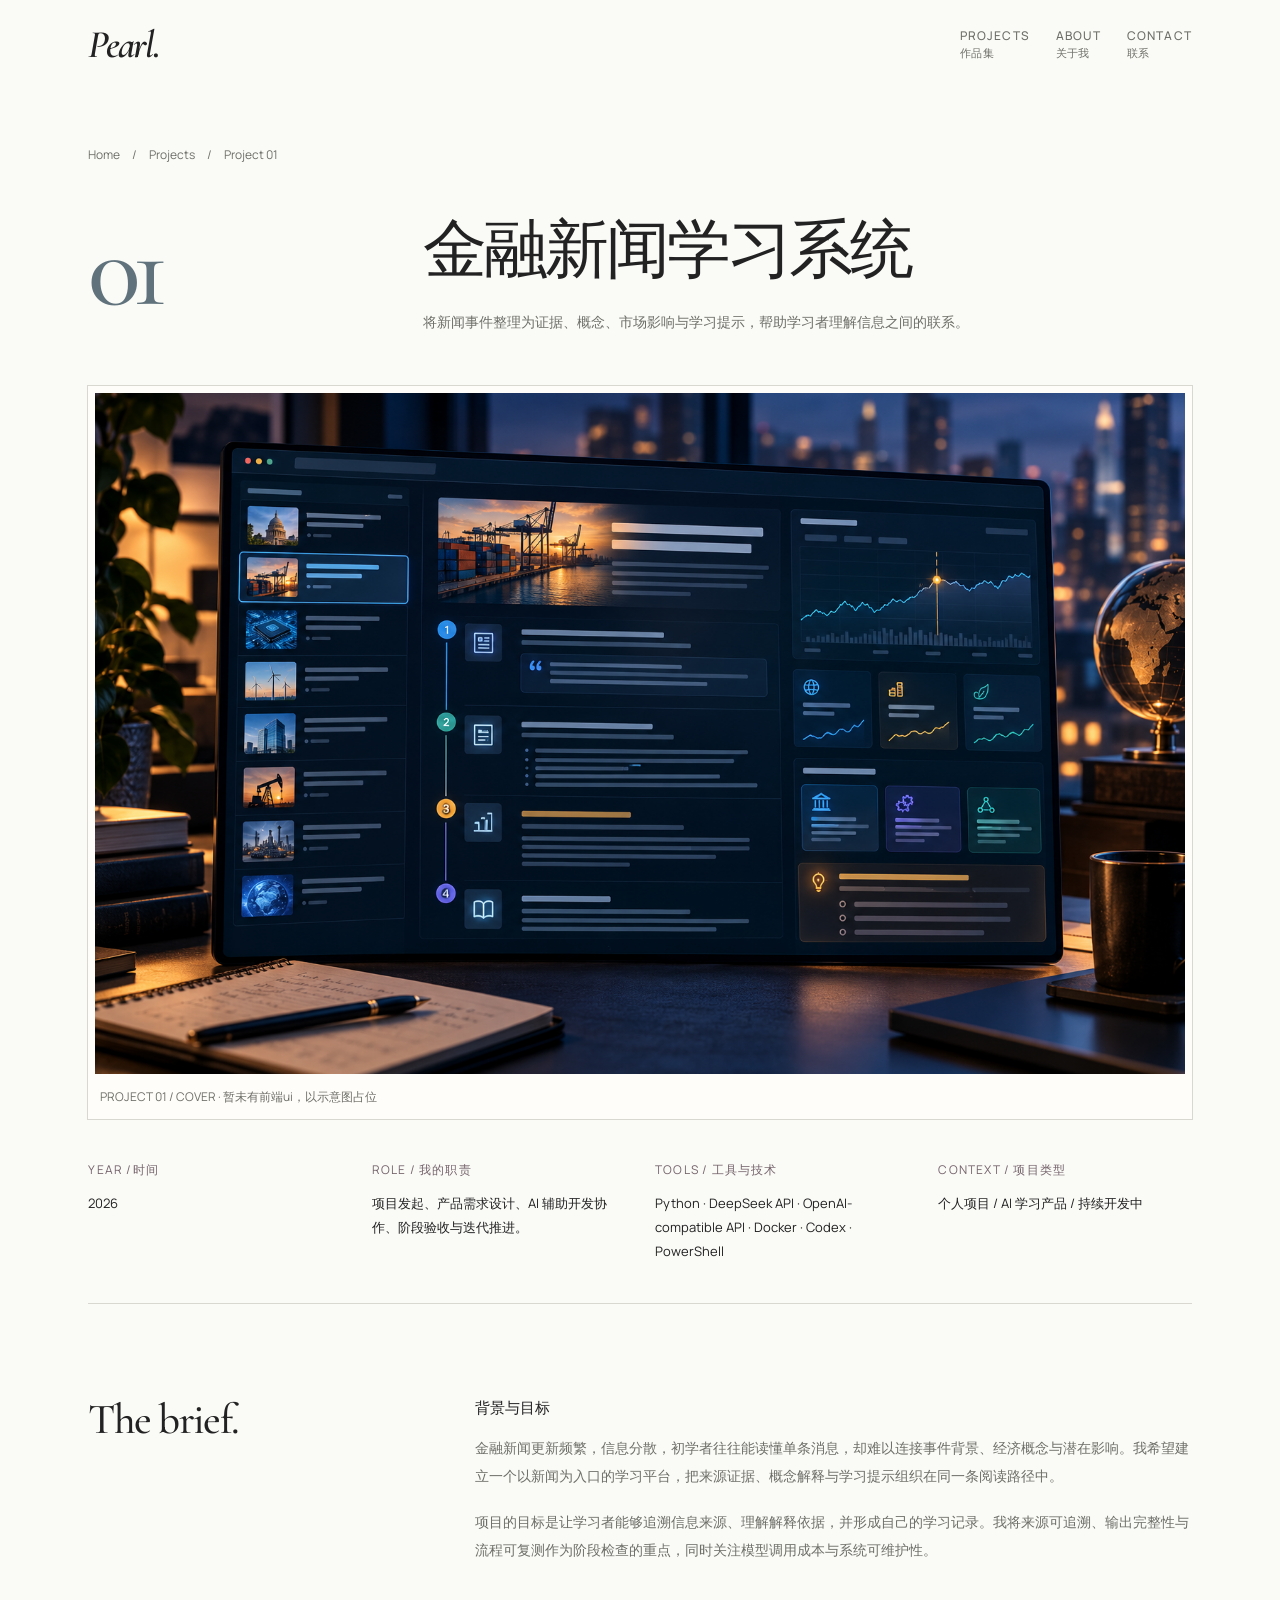
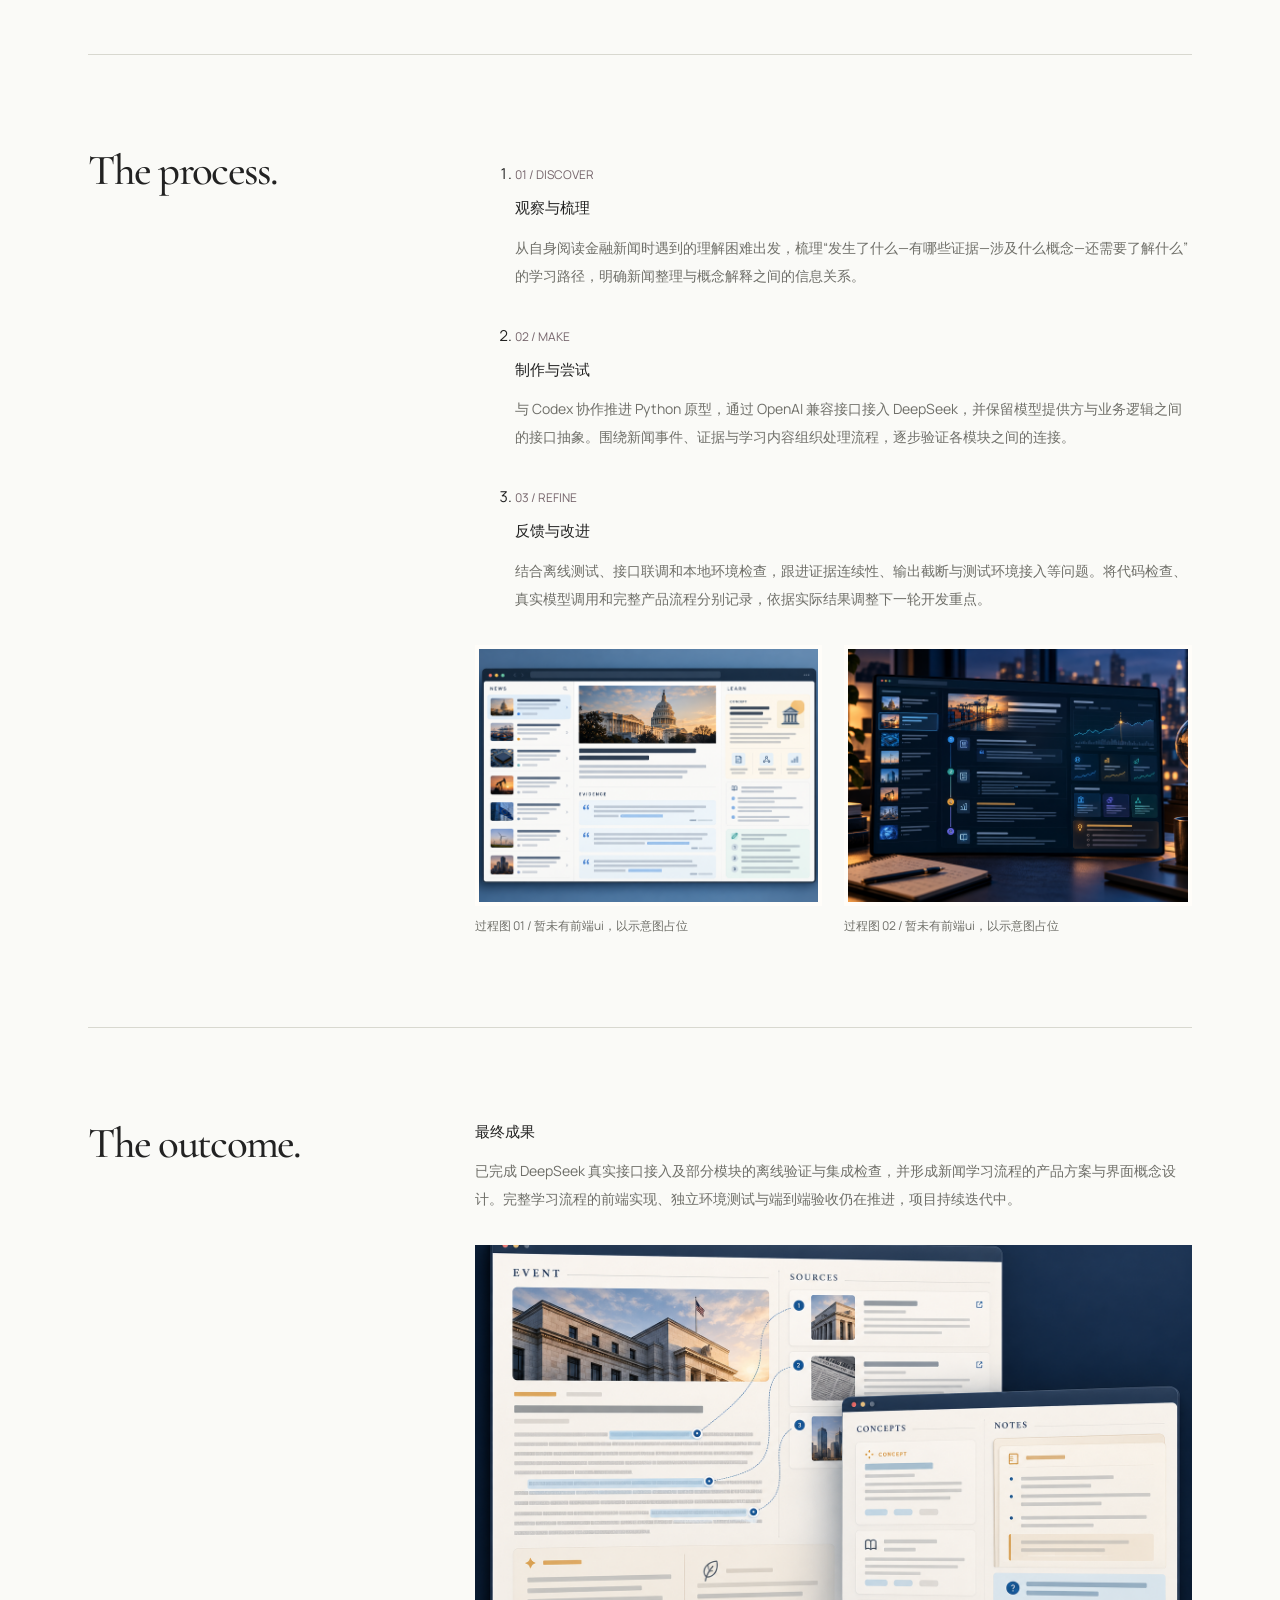
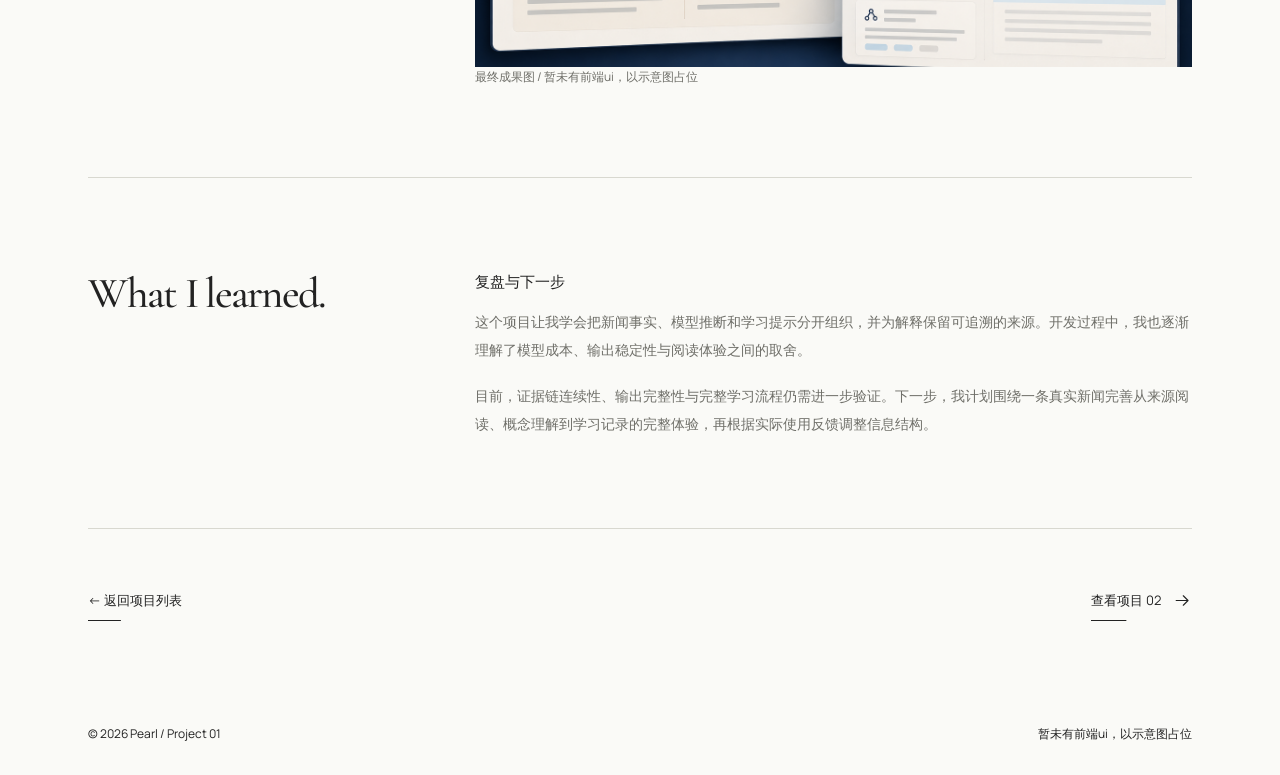
<file: project-01.html>
<!DOCTYPE html>

<html lang="zh-CN">

<head>

  <meta charset="UTF-8">

  <meta name="viewport" content="width=device-width, initial-scale=1.0">

  <meta name="description" content="Pearl 的个人视觉档案：学生、R&B 音乐爱好者，记录个人介绍、作品与生活。">

  <title>Project 01 — 金融新闻学习系统 · Pearl</title>

  <link rel="stylesheet" href="detail-style.css">

  <link rel="icon" href="profile-assets/favicon.svg" type="image/svg+xml">

  <script src="detail-script.js" defer></script>

</head>

<body class="project-body variant-blue">

  <a class="skip-link" href="#main">跳到主要内容</a>

  <header class="site-header project-header">

    <div class="header-inner wrap">

      <a class="brand" href="index.html" data-home-link="" aria-label="Pearl 首页">Pearl.</a>

      <button class="menu-button" type="button" aria-controls="main-nav" aria-expanded="false">菜单</button>

      <nav class="site-nav" id="main-nav" aria-label="主导航">

        <a class="nav-link" data-home-link="#works" href="index.html#works"><span class="nav-label" lang="en">Projects</span><span class="nav-caption">作品集</span></a>

        <a class="nav-link" data-home-link="#about" href="index.html#about"><span class="nav-label" lang="en">About</span><span class="nav-caption">关于我</span></a>

        <a class="nav-link" data-home-link="#contact" href="index.html#contact"><span class="nav-label" lang="en">Contact</span><span class="nav-caption">联系</span></a>

      </nav>

    </div>

  </header>

  <main class="project-page wrap" id="main">

    <nav class="breadcrumb" aria-label="页面位置"><a href="index.html" data-home-link="">Home</a><span>/</span><a href="index.html#works" data-home-link="#works">Projects</a><span>/</span><span>Project 01</span></nav>

    <!-- 项目 01 独立页面：搜索方括号，逐项换成你的真实文字。 -->

    <div class="detail-intro"><p class="detail-number">01</p><div><h1>金融新闻学习系统</h1><p>将新闻事件整理为证据、概念、市场影响与学习提示，帮助学习者理解信息之间的联系。</p></div></div>

    <figure class="detail-cover"><img src="profile-assets/project-01-cover.jpg" alt="金融新闻学习系统封面：网络例图占位，非实际界面" width="1600" height="1000" fetchpriority="high"><figcaption>PROJECT 01 / COVER · 暂未有前端ui，以示意图占位</figcaption></figure>

    <dl class="detail-facts"><div><dt>YEAR /时间</dt><dd>2026</dd></div><div><dt>ROLE / 我的职责</dt><dd>项目发起、产品需求设计、AI 辅助开发协作、阶段验收与迭代推进。</dd></div><div><dt>TOOLS / 工具与技术</dt><dd>Python · DeepSeek API · OpenAI-compatible API · Docker · Codex · PowerShell</dd></div><div><dt>CONTEXT / 项目类型</dt><dd>个人项目 / AI 学习产品 / 持续开发中</dd></div></dl>



    <section class="detail-section" aria-labelledby="brief-title"><h2 id="brief-title" lang="en">The brief.</h2><div><h3>背景与目标</h3><p>金融新闻更新频繁，信息分散，初学者往往能读懂单条消息，却难以连接事件背景、经济概念与潜在影响。我希望建立一个以新闻为入口的学习平台，把来源证据、概念解释与学习提示组织在同一条阅读路径中。</p><p>项目的目标是让学习者能够追溯信息来源、理解解释依据，并形成自己的学习记录。我将来源可追溯、输出完整性与流程可复测作为阶段检查的重点，同时关注模型调用成本与系统可维护性。</p></div></section>



    <section class="detail-section" aria-labelledby="process-title"><h2 id="process-title" lang="en">The process.</h2><div><ol class="process-list">

      <li><p class="step-number">01 / DISCOVER</p><h3>观察与梳理</h3><p>从自身阅读金融新闻时遇到的理解困难出发，梳理“发生了什么—有哪些证据—涉及什么概念—还需要了解什么”的学习路径，明确新闻整理与概念解释之间的信息关系。</p></li>

      <li><p class="step-number">02 / MAKE</p><h3>制作与尝试</h3><p>与 Codex 协作推进 Python 原型，通过 OpenAI 兼容接口接入 DeepSeek，并保留模型提供方与业务逻辑之间的接口抽象。围绕新闻事件、证据与学习内容组织处理流程，逐步验证各模块之间的连接。</p></li>

      <li><p class="step-number">03 / REFINE</p><h3>反馈与改进</h3><p>结合离线测试、接口联调和本地环境检查，跟进证据连续性、输出截断与测试环境接入等问题。将代码检查、真实模型调用和完整产品流程分别记录，依据实际结果调整下一轮开发重点。</p></li>

    </ol><div class="detail-gallery">

      <a href="profile-assets/project-01-process-01.jpg" data-gallery data-caption="项目 01 / 过程图 01 · 暂未有前端ui，以示意图占位"><figure><img src="profile-assets/project-01-process-01.jpg" alt="项目 01 过程图 01 位置，暂未有前端ui，以示意图占位" width="1200" height="900" loading="lazy"><figcaption>过程图 01 / 暂未有前端ui，以示意图占位</figcaption></figure></a>

      <a href="profile-assets/project-01-process-02.jpg" data-gallery data-caption="项目 01 / 过程图 02 · 暂未有前端ui，以示意图占位"><figure><img src="profile-assets/project-01-process-02.jpg" alt="项目 01 过程图 02 位置，暂未有前端ui，以示意图占位" width="1200" height="900" loading="lazy"><figcaption>过程图 02 / 暂未有前端ui，以示意图占位</figcaption></figure></a>

    </div></div></section>



    <section class="detail-section" aria-labelledby="result-title"><h2 id="result-title" lang="en">The outcome.</h2><div><h3>最终成果</h3><p>已完成 DeepSeek 真实接口接入及部分模块的离线验证与集成检查，并形成新闻学习流程的产品方案与界面概念设计。完整学习流程的前端实现、独立环境测试与端到端验收仍在推进，项目持续迭代中。</p><figure class="detail-wide"><img src="profile-assets/project-01-result.jpg" alt="项目 01 最终成果图位置，网络例图待替换" width="1600" height="1000" loading="lazy"><figcaption class="placeholder-label">最终成果图 / 暂未有前端ui，以示意图占位</figcaption></figure></div></section>



    <section class="detail-section" aria-labelledby="reflection-title"><h2 id="reflection-title" lang="en">What I learned.</h2><div><h3>复盘与下一步</h3><p>这个项目让我学会把新闻事实、模型推断和学习提示分开组织，并为解释保留可追溯的来源。开发过程中，我也逐渐理解了模型成本、输出稳定性与阅读体验之间的取舍。</p><p>目前，证据链连续性、输出完整性与完整学习流程仍需进一步验证。下一步，我计划围绕一条真实新闻完善从来源阅读、概念理解到学习记录的完整体验，再根据实际使用反馈调整信息结构。</p></div></section>



    <nav class="detail-navigation" aria-label="项目导航"><a class="text-link" href="index.html#works" data-home-link="#works">← 返回项目列表</a><a class="text-link" href="project-02.html" data-project-link>查看项目 02 <svg class="arrow" viewBox="0 0 24 24" fill="none" aria-hidden="true"><path d="M4 12h15m-6-6 6 6-6 6" stroke="currentColor" stroke-width="1.4" stroke-linecap="round" stroke-linejoin="round"/></svg></a></nav>

  </main>

  <footer class="project-footer"><div class="wrap"><p>© 2026 Pearl / Project 01</p><p>暂未有前端ui，以示意图占位</p></div></footer>

  <dialog class="image-dialog" aria-labelledby="dialog-title">

    <div class="dialog-head"><p id="dialog-title">Memory archive · 图片预览</p><button type="button" data-close aria-label="关闭图片查看器">关闭</button></div>

    <img class="dialog-image" src="profile-assets/travel.png" alt="暂未有前端ui，以示意图占位">

    <div class="dialog-footer"><p class="dialog-caption">暂未有前端ui，以示意图占位</p><div class="dialog-controls"><span class="dialog-counter sr-only" aria-live="polite"></span><button type="button" data-previous aria-label="上一张">←</button><button type="button" data-next aria-label="下一张">→</button></div></div>

  </dialog>

</body>

</html>
</file>
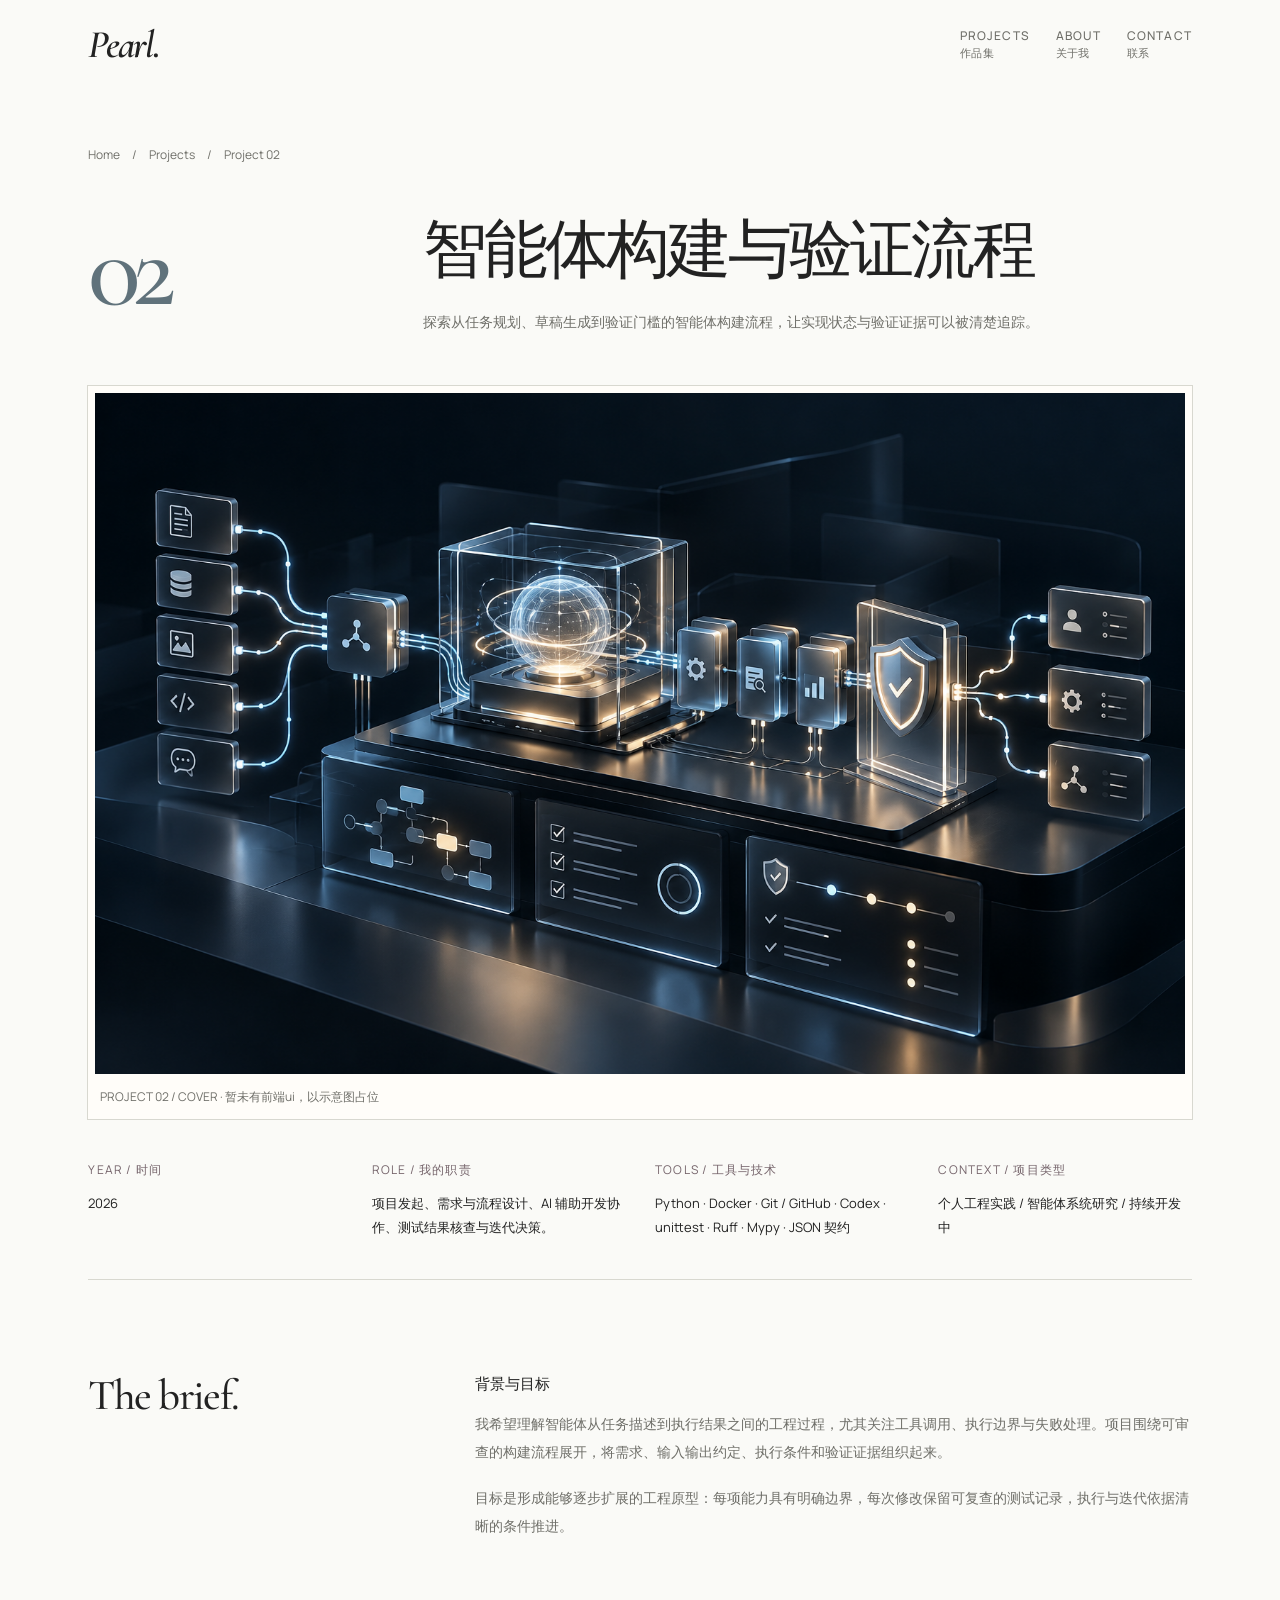
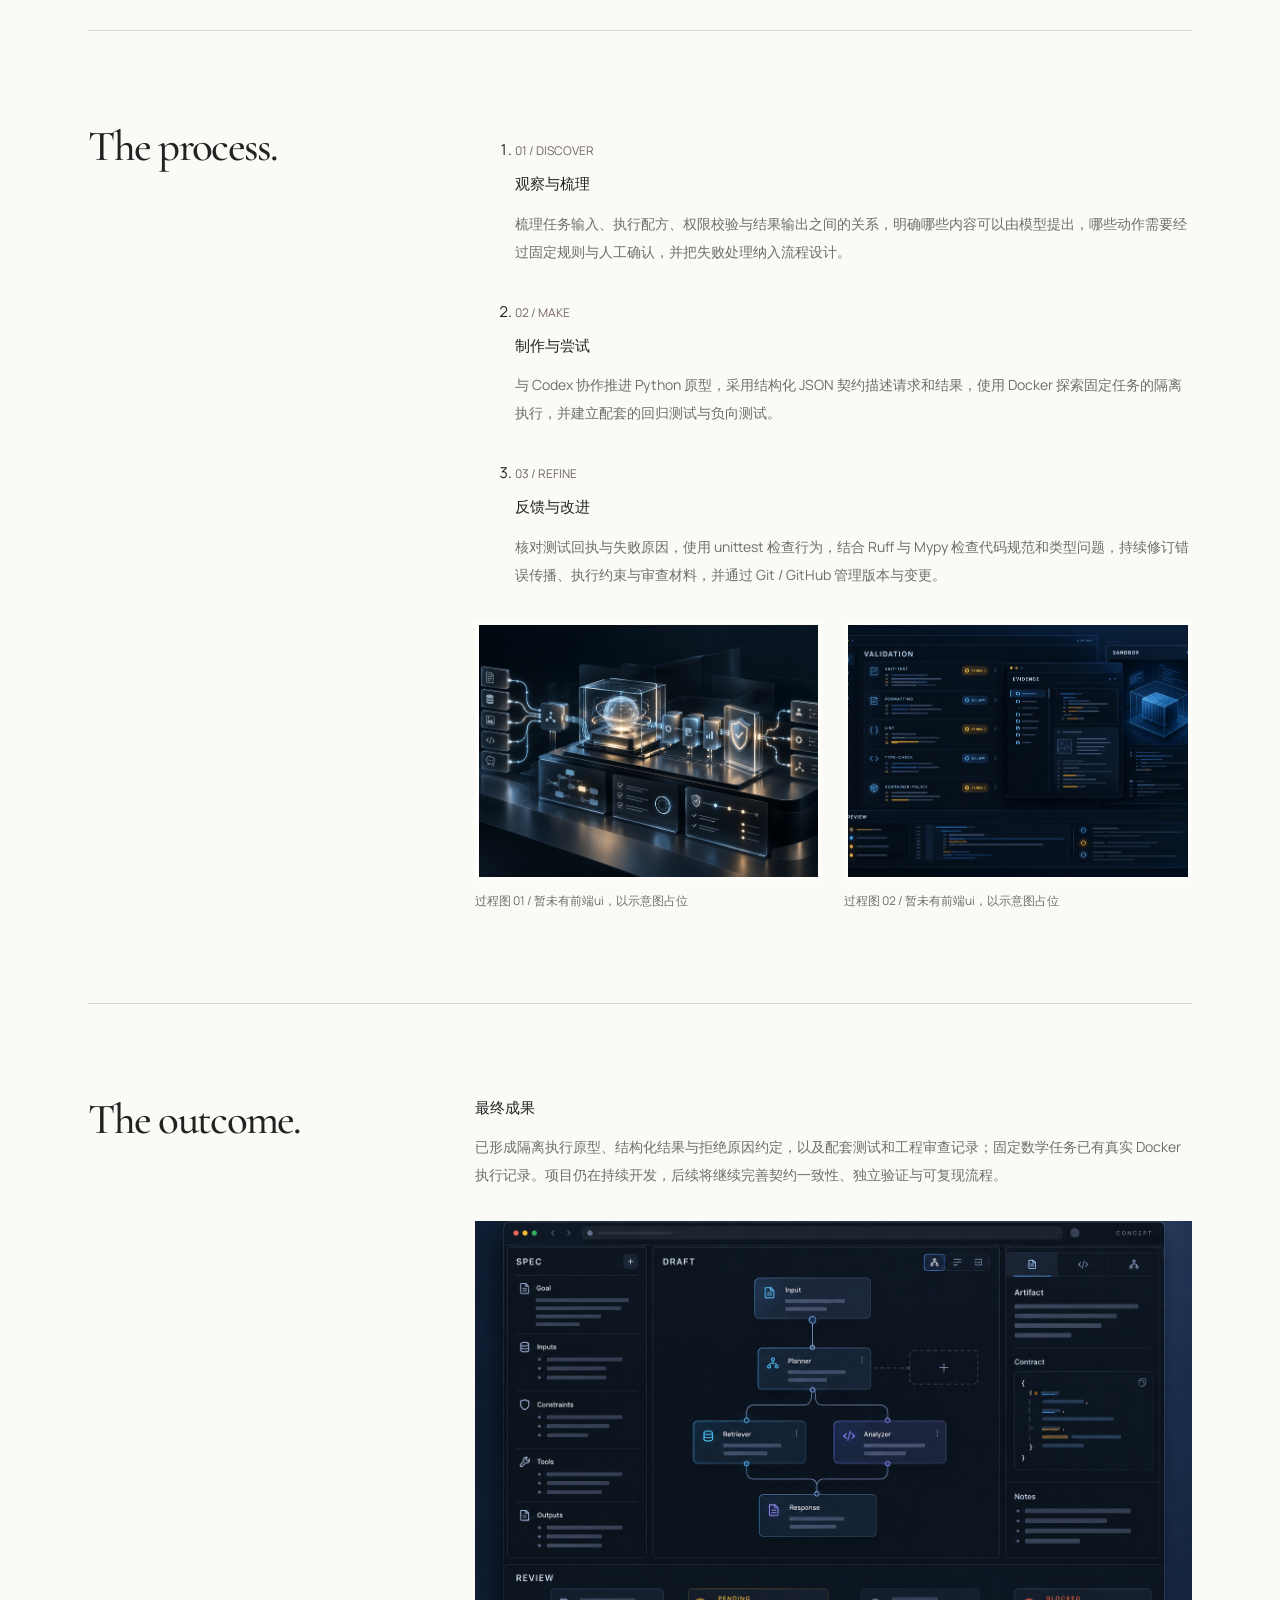
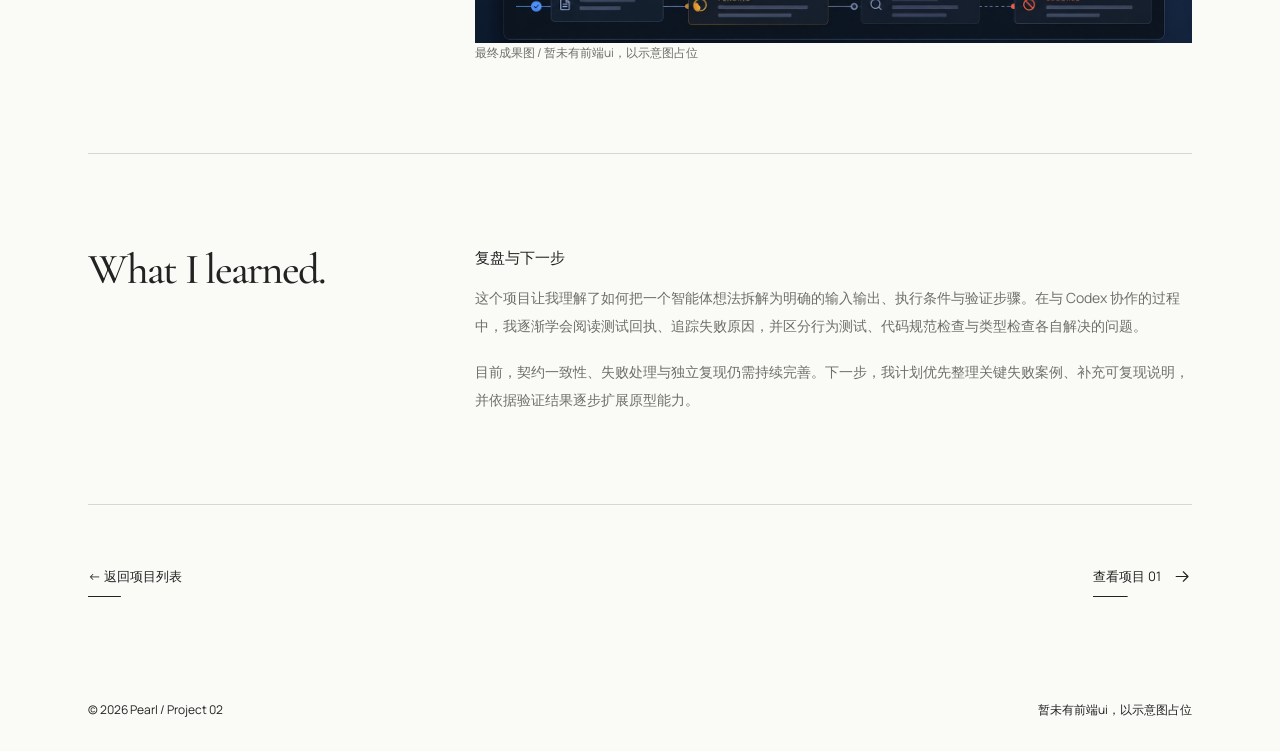
<file: project-02.html>
<!DOCTYPE html>

<html lang="zh-CN">

<head>

  <meta charset="UTF-8">

  <meta name="viewport" content="width=device-width, initial-scale=1.0">

  <meta name="description" content="Pearl 的个人视觉档案：学生、R&B 音乐爱好者，记录个人介绍、作品与生活。">

  <title>Project 02 — 智能体构建与验证流程 · Pearl</title>

  <link rel="stylesheet" href="detail-style.css">

  <link rel="icon" href="profile-assets/favicon.svg" type="image/svg+xml">

  <script src="detail-script.js" defer></script>

</head>

<body class="project-body variant-blue">

  <a class="skip-link" href="#main">跳到主要内容</a>

  <header class="site-header project-header">

    <div class="header-inner wrap">

      <a class="brand" href="index.html" data-home-link="" aria-label="Pearl 首页">Pearl.</a>

      <button class="menu-button" type="button" aria-controls="main-nav" aria-expanded="false">菜单</button>

      <nav class="site-nav" id="main-nav" aria-label="主导航">

        <a class="nav-link" data-home-link="#works" href="index.html#works"><span class="nav-label" lang="en">Projects</span><span class="nav-caption">作品集</span></a>

        <a class="nav-link" data-home-link="#about" href="index.html#about"><span class="nav-label" lang="en">About</span><span class="nav-caption">关于我</span></a>

        <a class="nav-link" data-home-link="#contact" href="index.html#contact"><span class="nav-label" lang="en">Contact</span><span class="nav-caption">联系</span></a>

      </nav>

    </div>

  </header>

  <main class="project-page wrap" id="main">

    <nav class="breadcrumb" aria-label="页面位置"><a href="index.html" data-home-link="">Home</a><span>/</span><a href="index.html#works" data-home-link="#works">Projects</a><span>/</span><span>Project 02</span></nav>

    <!-- 项目 02 独立页面：搜索方括号，逐项换成你的真实文字。 -->

    <div class="detail-intro"><p class="detail-number">02</p><div><h1>智能体构建与验证流程</h1><p>探索从任务规划、草稿生成到验证门槛的智能体构建流程，让实现状态与验证证据可以被清楚追踪。</p></div></div>

    <figure class="detail-cover"><img src="profile-assets/project-02-cover.jpg" alt="项目 02 暂未有前端ui，以示意图占位" width="1600" height="1000" fetchpriority="high"><figcaption>PROJECT 02 / COVER · 暂未有前端ui，以示意图占位</figcaption></figure>

    <dl class="detail-facts"><div><dt>YEAR / 时间</dt><dd>2026</dd></div><div><dt>ROLE / 我的职责</dt><dd>项目发起、需求与流程设计、AI 辅助开发协作、测试结果核查与迭代决策。</dd></div><div><dt>TOOLS / 工具与技术</dt><dd>Python · Docker · Git / GitHub · Codex · unittest · Ruff · Mypy · JSON 契约</dd></div><div><dt>CONTEXT / 项目类型</dt><dd>个人工程实践 / 智能体系统研究 / 持续开发中</dd></div></dl>



    <section class="detail-section" aria-labelledby="brief-title"><h2 id="brief-title" lang="en">The brief.</h2><div><h3>背景与目标</h3><p>我希望理解智能体从任务描述到执行结果之间的工程过程，尤其关注工具调用、执行边界与失败处理。项目围绕可审查的构建流程展开，将需求、输入输出约定、执行条件和验证证据组织起来。</p><p>目标是形成能够逐步扩展的工程原型：每项能力具有明确边界，每次修改保留可复查的测试记录，执行与迭代依据清晰的条件推进。</p></div></section>



    <section class="detail-section" aria-labelledby="process-title"><h2 id="process-title" lang="en">The process.</h2><div><ol class="process-list">

      <li><p class="step-number">01 / DISCOVER</p><h3>观察与梳理</h3><p>梳理任务输入、执行配方、权限校验与结果输出之间的关系，明确哪些内容可以由模型提出，哪些动作需要经过固定规则与人工确认，并把失败处理纳入流程设计。</p></li>

      <li><p class="step-number">02 / MAKE</p><h3>制作与尝试</h3><p>与 Codex 协作推进 Python 原型，采用结构化 JSON 契约描述请求和结果，使用 Docker 探索固定任务的隔离执行，并建立配套的回归测试与负向测试。</p></li>

      <li><p class="step-number">03 / REFINE</p><h3>反馈与改进</h3><p>核对测试回执与失败原因，使用 unittest 检查行为，结合 Ruff 与 Mypy 检查代码规范和类型问题，持续修订错误传播、执行约束与审查材料，并通过 Git / GitHub 管理版本与变更。</p></li>

    </ol><div class="detail-gallery">

      <a href="profile-assets/project-02-process-01.jpg" data-gallery data-caption="项目 02 / 过程图 01 · 暂未有前端ui，以示意图占位"><figure><img src="profile-assets/project-02-process-01.jpg" alt="项目 02 过程图 01 暂未有前端ui，以示意图占位" width="1200" height="900" loading="lazy"><figcaption>过程图 01 / 暂未有前端ui，以示意图占位</figcaption></figure></a>

      <a href="profile-assets/project-02-process-02.jpg" data-gallery data-caption="项目 02 / 过程图 02 · 暂未有前端ui，以示意图占位"><figure><img src="profile-assets/project-02-process-02.jpg" alt="项目 02 过程图 02 暂未有前端ui，以示意图占位" width="1200" height="900" loading="lazy"><figcaption>过程图 02 / 暂未有前端ui，以示意图占位</figcaption></figure></a>

    </div></div></section>



    <section class="detail-section" aria-labelledby="result-title"><h2 id="result-title" lang="en">The outcome.</h2><div><h3>最终成果</h3><p>已形成隔离执行原型、结构化结果与拒绝原因约定，以及配套测试和工程审查记录；固定数学任务已有真实 Docker 执行记录。项目仍在持续开发，后续将继续完善契约一致性、独立验证与可复现流程。</p><figure class="detail-wide"><img src="profile-assets/project-02-result.jpg" alt="项目 02 暂未有前端ui，以示意图占位" width="1600" height="1000" loading="lazy"><figcaption class="placeholder-label">最终成果图 / 暂未有前端ui，以示意图占位</figcaption></figure></div></section>



    <section class="detail-section" aria-labelledby="reflection-title"><h2 id="reflection-title" lang="en">What I learned.</h2><div><h3>复盘与下一步</h3><p>这个项目让我理解了如何把一个智能体想法拆解为明确的输入输出、执行条件与验证步骤。在与 Codex 协作的过程中，我逐渐学会阅读测试回执、追踪失败原因，并区分行为测试、代码规范检查与类型检查各自解决的问题。</p><p>目前，契约一致性、失败处理与独立复现仍需持续完善。下一步，我计划优先整理关键失败案例、补充可复现说明，并依据验证结果逐步扩展原型能力。</p></div></section>



    <nav class="detail-navigation" aria-label="项目导航"><a class="text-link" href="index.html#works" data-home-link="#works">← 返回项目列表</a><a class="text-link" href="project-01.html" data-project-link>查看项目 01 <svg class="arrow" viewBox="0 0 24 24" fill="none" aria-hidden="true"><path d="M4 12h15m-6-6 6 6-6 6" stroke="currentColor" stroke-width="1.4" stroke-linecap="round" stroke-linejoin="round"/></svg></a></nav>

  </main>

  <footer class="project-footer"><div class="wrap"><p>© 2026 Pearl / Project 02</p><p>暂未有前端ui，以示意图占位</p></div></footer>

  <dialog class="image-dialog" aria-labelledby="dialog-title">

    <div class="dialog-head"><p id="dialog-title">Memory archive · 图片预览</p><button type="button" data-close aria-label="关闭图片查看器">关闭</button></div>

    <img class="dialog-image" src="profile-assets/travel.png" alt="暂未有前端ui，以示意图占位">

    <div class="dialog-footer"><p class="dialog-caption">暂未有前端ui，以示意图占位</p><div class="dialog-controls"><span class="dialog-counter sr-only" aria-live="polite"></span><button type="button" data-previous aria-label="上一张">←</button><button type="button" data-next aria-label="下一张">→</button></div></div>

  </dialog>

</body>

</html>
</file>
<file: detail-style.css>
/* 本地开源字体：随文件夹一起分发，双击 HTML 也可离线显示。 */
@font-face {font-family:"Cormorant Garamond";src:url("profile-assets/fonts/cormorant-garamond.ttf") format("truetype");font-style:normal;font-weight:300 700;font-display:swap}
@font-face {font-family:"Cormorant Garamond";src:url("profile-assets/fonts/cormorant-garamond-italic.ttf") format("truetype");font-style:italic;font-weight:300 700;font-display:swap}
@font-face {font-family:Manrope;src:url("profile-assets/fonts/manrope.ttf") format("truetype");font-style:normal;font-weight:200 800;font-display:swap}
@font-face {font-family:Caveat;src:url("profile-assets/fonts/caveat.ttf") format("truetype");font-style:normal;font-weight:400 700;font-display:swap}

/* 01 / 视觉变量：先理解这里，再逐步修改布局。本地字体，不依赖在线字体服务或框架。 */
:root {
  --bg-primary:#fafaf7; --bg-secondary:#f1f1eb; --pink:#efd7dc;
  --blue:#d7e4ea; --cream:#fafaf7; --ink:#222222; --muted:#6f6f69;
  --border:#d8d8d0; --rose:#75646b;
  --surface-blush:#efd7dc; --surface-blue:#d7e4ea; --photo-edge:#fffdf9;
  --font-editorial:"Cormorant Garamond",Georgia,"Songti SC",SimSun,serif;
  --font-body:Manrope,"Segoe UI","Microsoft YaHei",sans-serif;
  --font-hand:Caveat,Manrope,"Segoe UI","Microsoft YaHei",sans-serif;
  --gutter:clamp(24px,6.9vw,100px); --content:1240px;
  --motion-fast:160ms; --motion-base:220ms; --motion-slow:360ms;
  --ease-soft:cubic-bezier(.22,.61,.36,1); --ease-out:cubic-bezier(.16,1,.3,1);
}
* {box-sizing:border-box}
html {scroll-behavior:smooth}
body {margin:0;background:var(--bg-primary);color:var(--ink);font:15px/1.85 var(--font-body);text-rendering:optimizeLegibility;-webkit-font-smoothing:antialiased}
a {color:inherit;text-decoration:none}
button {font:inherit;color:inherit;cursor:pointer}
img {display:block;width:100%;height:auto}
figcaption {word-break:keep-all}
h1,h2,h3,p,figure,blockquote,dl,dd {margin:0}
ul {margin:0;padding:0;list-style:none}
button,a {-webkit-tap-highlight-color:transparent}
[hidden] {display:none!important}
::selection {color:var(--cream);background:var(--ink)}
a:focus-visible,button:focus-visible {outline:2px solid var(--ink);outline-offset:6px}
.sr-only {position:absolute;width:1px;height:1px;overflow:hidden;clip-path:inset(50%);white-space:nowrap}
.skip-link {position:fixed;left:20px;top:-100px;z-index:100;background:var(--ink);color:var(--cream);padding:10px 18px}
.skip-link:focus {top:12px}
.wrap {width:min(var(--content),calc(100% - var(--gutter)*2));margin-inline:auto}
.arrow {width:19px;height:19px;display:inline-block;vertical-align:-4px;margin-left:12px}
.text-link {position:relative;display:inline-block;padding:6px 0;font-size:13px;line-height:1.8}
.text-link::after {content:"";position:absolute;left:0;bottom:2px;width:100%;height:1px;background:currentColor;transform-origin:left;transform:scaleX(.35);transition:transform var(--motion-base) var(--ease-soft)}
.text-link:focus-visible::after {transform:scaleX(1)}
.placeholder-label {font:12px/1.7 var(--font-body);color:var(--muted)}
section {scroll-margin-top:95px}

/* 02 / 导航：作品集目录；沿用现有菜单与章节状态逻辑。 */
.site-header {position:sticky;top:0;z-index:50;background:transparent;border-bottom:1px solid transparent;transition:background-color var(--motion-fast) var(--ease-soft),border-color var(--motion-fast) var(--ease-soft)}
.site-header.is-scrolled {background:rgb(250 250 247 / .98);border-color:var(--border)}
.header-inner {height:88px;display:flex;align-items:center;justify-content:space-between;gap:32px}
.brand {display:inline-flex;align-items:center;min-width:44px;min-height:44px;font:italic 600 39px/1 var(--font-editorial);letter-spacing:-1.8px}
.site-nav {display:flex;align-items:center;gap:26px;font:12px/1.4 var(--font-body)}
.nav-link {position:relative;display:flex;flex-direction:column;align-items:flex-start;justify-content:center;gap:2px;min-height:44px;padding:4px 0;color:var(--muted);transition:color var(--motion-fast) var(--ease-soft)}
.nav-label {font-size:12px;font-weight:500;line-height:1.3;letter-spacing:.09em;text-transform:uppercase;white-space:nowrap}
.nav-caption {font-size:11px;line-height:1.4;letter-spacing:.02em;color:var(--muted);white-space:nowrap}
.nav-link:focus-visible,.nav-link[aria-current="location"] {color:var(--ink)}
/* 唯一新增的手绘细节：当前章节下方的一小笔，颜色保持 Ink。 */
.nav-link::after {content:"";position:absolute;bottom:0;left:0;width:22px;height:4px;background:url("data:image/svg+xml,%3Csvg xmlns='http://www.w3.org/2000/svg' viewBox='0 0 24 5' fill='none'%3E%3Cpath d='M1 3Q7 1.6 13 2.4T23 2.2' stroke='%23222222' stroke-width='1.1' stroke-linecap='round'/%3E%3C/svg%3E") left center/contain no-repeat;opacity:0;transform:scaleX(.65);transform-origin:left;transition:opacity var(--motion-base) var(--ease-soft),transform var(--motion-base) var(--ease-soft)}
.nav-link:focus-visible::after {opacity:.5;transform:scaleX(1)}
.nav-link[aria-current="location"]::after {opacity:1;transform:scaleX(1)}




.menu-button {display:none;min-width:48px;min-height:44px;padding:8px 4px;border:0;background:transparent;font:13px/1.4 var(--font-body);letter-spacing:.04em;color:var(--muted);transition:color var(--motion-fast) var(--ease-soft)}
.menu-button:focus-visible,.menu-button[aria-expanded="true"] {color:var(--ink)}
.site-header a:focus-visible,.site-header button:focus-visible {outline-offset:4px}

/* 03 / Hero：一张主图、两张辅助图；正文留在画面外，标题只跨照片边缘。 */
.hero {position:relative;min-height:780px;height:calc(100svh - 88px);max-height:900px}
.hero-title {position:absolute;z-index:3;left:1%;top:155px;font:500 clamp(84px,8.5vw,128px)/.94 var(--font-editorial);letter-spacing:-.05em;color:var(--cream);mix-blend-mode:difference;pointer-events:none}
.hero-title span {display:block;white-space:nowrap;pointer-events:auto}
.hero-title .name-line {margin-top:16px;margin-left:clamp(48px,11vw,156px);font-style:italic}
.hero-main {position:absolute;z-index:2;left:43%;top:95px;width:34%;height:66%;isolation:isolate}
.hero-main::before {content:"";position:absolute;inset:40% -10px -10px 45%;z-index:-1;background:var(--pink);opacity:.5}
.hero-main img {height:100%;object-fit:cover;object-position:center 35%;border:0;box-shadow:none;filter:saturate(.82) contrast(.97)}
.hero-main figcaption {position:absolute;top:-26px;right:0;font-size:12px;letter-spacing:.02em;color:var(--muted);line-height:1.5}
.hero-vertical {position:absolute;left:calc(100% + 14px);top:0;writing-mode:vertical-rl;font:12px/1.7 var(--font-body);letter-spacing:.18em;white-space:nowrap;color:var(--rose)}
.hero-sea {position:absolute;z-index:1;left:24%;top:52px;width:25%;transform:rotate(-3deg);transform-origin:center}
.hero-sea img {aspect-ratio:1.62;object-fit:cover;border:4px solid var(--photo-edge);box-shadow:0 2px 8px rgb(56 37 31 / .06);filter:saturate(.8);transition:transform var(--motion-base) var(--ease-soft)}
.hero-sea figcaption {position:absolute;left:0;bottom:calc(100% + 8px);font-size:12px;line-height:1.6;color:var(--muted);margin-top:0}
.hero-object {position:absolute;z-index:4;left:73%;top:58%;width:12%}
.hero-object img {aspect-ratio:.9;object-fit:cover;border-radius:50%;outline:1px solid var(--pink);outline-offset:5px;filter:saturate(.78)}
.hero-object figcaption {text-align:center;font:12px/1.6 var(--font-body);margin-top:10px;color:var(--rose)}
.hero-intro {position:absolute;z-index:3;left:3%;bottom:92px;width:27%;max-width:340px}
.hero-intro .intro-line {font:italic 33px/1.4 var(--font-editorial);margin-bottom:17px}
.hero-intro .identity {font-size:14px}
.hero-intro .motto {font-size:12px;letter-spacing:.16em;margin-top:8px;color:var(--muted)}
.hero-intro .text-link {margin-top:22px}
.hero-note {position:absolute;z-index:5;top:12px;left:81%;width:19%;font:24px/1.4 var(--font-hand);color:var(--rose);transform:rotate(-3deg);letter-spacing:.01em}
.hero-note::after {content:"";display:block;width:72px;height:28px;margin:8px 0 0 -28px;transform:scaleX(-1) rotate(5deg);background:url("data:image/svg+xml,%3Csvg xmlns='http://www.w3.org/2000/svg' viewBox='0 0 80 30' fill='none'%3E%3Cpath d='M3 4C20 23 51 8 73 22M62 22L74 23L70 12' stroke='%23844452' stroke-width='1.2' stroke-linecap='round' stroke-linejoin='round'/%3E%3C/svg%3E") center/contain no-repeat}
.hero-footer {position:absolute;bottom:5px;left:0;right:0;display:flex;justify-content:space-between;border-bottom:1px solid var(--border);padding-bottom:16px;color:var(--muted);font-size:12px;letter-spacing:.05em}

/* 04 / 内容节奏：开阔排版与交错照片，而非重复卡片。 */
.section {padding-block:110px}
.section-heading {display:flex;justify-content:space-between;align-items:baseline;gap:24px;margin-bottom:50px}
.section-heading h2 {font:500 clamp(40px,4.1vw,60px)/1.08 var(--font-editorial);letter-spacing:-.035em}
/* 英文章节标题才使用手写体；项目标题与主要视觉标题保留 Editorial。 */
.about .section-heading h2,.world .section-heading h2,.archive .section-heading h2 {font-family:var(--font-hand);font-weight:500;letter-spacing:0}
.section-index {font-size:12px;letter-spacing:.13em;color:var(--rose);white-space:nowrap}
/* About：现有 figure 与 copy 即左右页；装饰全部由伪元素绘制。 */
.about {position:relative;isolation:isolate}
.about .section-heading {flex-direction:column;align-items:center;gap:14px;margin-bottom:42px;text-align:center}
.about .section-heading h2 {font-size:clamp(46px,4vw,56px);line-height:1.05}
.about .section-index {font-size:12px;letter-spacing:.16em;color:var(--muted)}
.about-layout {--book-padding:clamp(36px,4.2vw,60px);--book-spine:calc(44% + var(--book-padding) * .12);position:relative;isolation:isolate;display:grid;grid-template-columns:minmax(0,44fr) minmax(0,56fr);gap:0;align-items:start;padding:var(--book-padding);background:#fffdf8;border-radius:6px;box-shadow:0 12px 40px rgb(0 0 0 / .035)}
.about-layout::before {content:"";position:absolute;inset:0;z-index:2;pointer-events:none;background:url("data:image/svg+xml,%3Csvg%20xmlns%3D%22http%3A%2F%2Fwww.w3.org%2F2000%2Fsvg%22%20viewBox%3D%220%200%201200%20700%22%20preserveAspectRatio%3D%22none%22%3E%3Cpath%20d%3D%22M15%2011%20C125%205%20221%2013%20340%2010%20S551%207%20681%2011%20S919%206%201040%2010%20Q1120%2012%201184%208%20Q1194%207%201191%2024%20C1188%20163%201196%20261%201191%20374%20S1196%20558%201191%20677%20Q1190%20690%201175%20689%20C1015%20695%20893%20687%20761%20691%20S530%20686%20395%20690%20S154%20687%2022%20692%20Q10%20692%2011%20675%20C6%20559%2013%20437%209%20320%20S12%20105%209%2025%20Q8%2013%2015%2011%20Z%22%20fill%3D%22none%22%20stroke%3D%22%232b2b28%22%20stroke-width%3D%221.3%22%20vector-effect%3D%22non-scaling-stroke%22%20stroke-linecap%3D%22round%22%20stroke-linejoin%3D%22round%22%2F%3E%3C%2Fsvg%3E") center/100% 100% no-repeat}
.about-layout::after {content:"";position:absolute;top:44px;bottom:44px;left:calc(var(--book-spine) - 26px);width:52px;z-index:2;pointer-events:none;background:url("data:image/svg+xml,%3Csvg%20xmlns%3D%22http%3A%2F%2Fwww.w3.org%2F2000%2Fsvg%22%20viewBox%3D%220%200%2060%20480%22%20preserveAspectRatio%3D%22none%22%3E%3Cg%20fill%3D%22none%22%20stroke%3D%22%232b2b28%22%20stroke-width%3D%221.2%22%20vector-effect%3D%22non-scaling-stroke%22%20stroke-linecap%3D%22round%22%20stroke-linejoin%3D%22round%22%3E%3Cpath%20d%3D%22M30%201%20Q28%2034%2030%2061%20M30%2096%20Q32%20165%2030%20221%20M30%20256%20Q28%20324%2030%20381%20M30%20416%20Q32%20451%2030%20479%22%2F%3E%3Cpath%20d%3D%22M7%2077%20C13%2069%2022%2071%2030%2073%20C40%2070%2049%2071%2054%2077%20C59%2085%2051%2089%2047%2083%20C36%2078%2023%2077%2014%2083%20C8%2090%202%2084%207%2077%20Z%22%2F%3E%3Cpath%20d%3D%22M7%2080%20Q7%2086%2011%2085%20M50%2081%20Q55%2085%2054%2080%22%2F%3E%3Cpath%20d%3D%22M7%20237%20C13%20229%2022%20231%2030%20233%20C40%20230%2049%20231%2054%20237%20C59%20245%2051%20249%2047%20243%20C36%20238%2023%20237%2014%20243%20C8%20250%202%20244%207%20237%20Z%22%2F%3E%3Cpath%20d%3D%22M7%20240%20Q7%20246%2011%20245%20M50%20241%20Q55%20245%2054%20240%22%2F%3E%3Cpath%20d%3D%22M7%20397%20C13%20389%2022%20391%2030%20393%20C40%20390%2049%20391%2054%20397%20C59%20405%2051%20409%2047%20403%20C36%20398%2023%20397%2014%20403%20C8%20410%202%20404%207%20397%20Z%22%2F%3E%3Cpath%20d%3D%22M7%20400%20Q7%20406%2011%20405%20M50%20401%20Q55%20405%2054%20400%22%2F%3E%3C%2Fg%3E%3C%2Fsvg%3E") center/100% 100% no-repeat}
/* Pixel Cat 5.1：72 × 60 摄影衍生像素图；胸部在框后，双爪在框前。 */
.pixel-cat {--cat-size:124px;position:absolute;top:calc(1.5% - var(--cat-size) * .6666666667);right:clamp(28px,5vw,72px);width:var(--cat-size);aspect-ratio:6/5;image-rendering:pixelated;pointer-events:none;user-select:none}
.pixel-cat::before,.pixel-cat::after {content:"";position:absolute;inset:0;background:center/100% 100% no-repeat;image-rendering:pixelated;pointer-events:none}
.pixel-cat::before {z-index:1;background-image:url("profile-assets/pixel-cat-monochrome.png");clip-path:inset(0 0 20% 0)}
.pixel-cat::after {z-index:3;background-image:url("profile-assets/pixel-cat-monochrome-paws.png")}
.about-visual {position:relative;min-width:0;width:calc(100% - 56px);max-width:360px;margin:18px 0 0 8px;padding-bottom:30px;rotate:-1.5deg;transition:rotate var(--motion-base) var(--ease-soft)}
.about-visual img {aspect-ratio:.83;object-fit:cover;object-position:60% 30%}
.about-visual>img:first-child {filter:saturate(.82);border:8px solid var(--photo-edge);box-shadow:0 4px 14px rgb(0 0 0 / .045)}
.about-visual .crop-detail {position:absolute;width:26%;aspect-ratio:1;right:-8px;bottom:48px;object-position:48% 34%;border:5px solid #fffdf8;border-radius:50%}
.about-visual figcaption {margin-top:14px;font-size:12px;line-height:1.6;max-width:78%;color:var(--muted)}
.about-copy {min-width:0;padding:24px 0 6px 56px}
.about-copy>p {font-size:15px;line-height:2.05;color:var(--ink)}
.about-copy>p+p {margin-top:22px}
.personal-notes {border-top:1px solid var(--border);margin-top:30px;padding-top:24px;display:grid;grid-template-columns:repeat(2,minmax(0,1fr));gap:22px 24px}
.personal-notes>div {min-width:0}
.personal-notes dt {font-size:12px;line-height:1.6;letter-spacing:.01em;color:var(--muted)}
.personal-notes dd {font-size:13px;line-height:1.7;margin-top:6px;overflow-wrap:anywhere}
.personal-notes .pending {color:var(--muted)}
.world {padding-top:25px}
.world-grid {display:grid;grid-template-columns:1.1fr .83fr 1.05fr .8fr;gap:34px;align-items:start}
.world-item:nth-child(2) {margin-top:75px}.world-item:nth-child(4) {margin-top:115px}
.world-image {overflow:hidden;transition:transform var(--motion-base) var(--ease-soft)}
.world-item img {aspect-ratio:.86;object-fit:cover;filter:saturate(.85)}
.world-item:nth-child(2) img {aspect-ratio:1.15}.world-item:nth-child(4) img {aspect-ratio:1}
.world-title {display:flex;gap:16px;align-items:baseline;margin-top:18px}
.world-title span {font-size:12px;color:var(--rose)}
.world-title h3 {font:600 18px/1.4 var(--font-body);letter-spacing:.06em}
.world-item p {font-size:12px;color:var(--muted);margin-top:9px;line-height:1.8}

/* 05 / 两个项目入口，分别通向两个完整的待填详情页。 */
.projects {padding-top:85px}
.projects .section-heading {margin-bottom:56px}
.projects .section-index {color:var(--muted)}
.project-row {display:grid;grid-template-columns:1.45fr 1fr;gap:clamp(40px,5.5vw,80px);align-items:center;margin-top:0}
.project-row+.project-row {grid-template-columns:1fr 1.45fr;margin-top:120px}
.project-row:nth-of-type(2) .project-cover {order:2}
.project-cover {display:block;min-width:0;overflow:hidden;border:1px solid var(--border);background:var(--photo-edge);transition:border-color var(--motion-fast) var(--ease-soft)}
.project-cover img {aspect-ratio:8/5;object-fit:contain;filter:none}
.project-cover:focus-visible {border-color:var(--muted)}
.project-copy {min-width:0}
.project-copy .project-number {font:12px/1.6 var(--font-body);letter-spacing:.16em;margin-bottom:14px;color:var(--muted)}
.project-copy h3 {font:500 clamp(36px,3.5vw,50px)/1.12 var(--font-editorial);letter-spacing:-.025em;overflow-wrap:anywhere}
.project-copy .zh-title {font:14px/1.8 var(--font-body);margin-top:9px;color:var(--ink)}
.project-copy .project-summary {font-size:14px;line-height:1.9;margin-top:18px;color:var(--muted)}
.project-facts {display:grid;grid-template-columns:minmax(0,1.3fr) minmax(0,1fr);gap:18px 24px;margin-top:24px;padding-top:20px;border-top:1px solid var(--border);line-height:1.7}
.project-facts>div {min-width:0}
.project-facts>div:last-child {grid-column:1/-1}
.project-facts dt {font:12px/1.6 var(--font-body);letter-spacing:.08em;color:var(--muted)}
.project-facts dd {font:13px/1.8 var(--font-body);margin-top:5px;overflow-wrap:anywhere;color:var(--ink)}
.project-copy .text-link {display:inline-flex;align-items:center;min-height:44px;margin-top:22px}
.project-copy .placeholder-label {margin-top:10px}

/* 06 / 记忆相册：照片比例不同，图注对触摸和键盘也始终可读。 */
.archive {padding-bottom:120px}
.archive .section-heading {position:relative;align-items:center;padding-right:54px;margin-bottom:64px}
.archive .section-heading::after {content:"";position:absolute;right:4px;top:18px;width:34px;height:32px;background:url("profile-assets/archive-camera.svg") center/contain no-repeat;pointer-events:none}
.archive .section-index {color:var(--muted)}
.archive-grid {display:grid;grid-template-columns:repeat(12,minmax(0,1fr));gap:64px 28px;align-items:start}
.archive-item {display:block;min-width:0}
.archive-item:nth-child(1) {grid-column:1/6;grid-row:1/3}
.archive-item:nth-child(2) {grid-column:7/10;grid-row:1;margin-top:64px}
.archive-item:nth-child(3) {grid-column:11/13;grid-row:1;margin-top:18px}
.archive-item:nth-child(4) {grid-column:7/12;grid-row:2;margin-top:12px}
.archive-item:nth-child(5) {grid-column:2/5;grid-row:3;margin-top:0}
.archive-item:nth-child(6) {grid-column:7/11;grid-row:3;margin-top:48px}
.archive-image {overflow:hidden;transition:transform var(--motion-base) var(--ease-soft)}
.archive-item img {aspect-ratio:1.2;object-fit:cover;filter:none}
.archive-item:nth-child(1) .archive-image {padding:6px;background:var(--photo-edge);border:1px solid var(--border)}
.archive-item:nth-child(1) img {aspect-ratio:.78;object-position:center 30%}
.archive-item:nth-child(2) .archive-image {rotate:-.8deg}
.archive-item:nth-child(2) img {aspect-ratio:.9}
.archive-item:nth-child(3) .archive-image {border:1px solid var(--ink)}
.archive-item:nth-child(3) img {aspect-ratio:1.15}
.archive-item:nth-child(4) img {aspect-ratio:1.6}
.archive-item:nth-child(5) img {aspect-ratio:1.2}
.archive-item:nth-child(6) .archive-image {rotate:1deg}
.archive-item:nth-child(6) img {aspect-ratio:1.5}
.archive-item:focus-visible .archive-image {transform:translateY(-2px)}
.archive-item figcaption {display:flex;justify-content:space-between;flex-wrap:wrap;gap:4px 12px;margin-top:14px;font:13px/1.75 var(--font-body);color:var(--muted)}
.archive-item figcaption b {font-weight:400;color:var(--ink)}
.archive-item figcaption>span:last-child {font-size:12px}
.archive-note {display:flex;align-items:center;gap:12px;margin:48px 0 0 54%;font:25px/1.5 var(--font-hand);color:var(--muted)}
.archive-note::before {content:"";flex:0 0 28px;width:28px;height:30px;background:url("profile-assets/archive-journal.svg") center/contain no-repeat;pointer-events:none}

/* 07 / 音乐保留 R&B 爱好；歌手等未知内容明确待填，没有假播放器。 */
.music-band {background:var(--bg-primary)}
.music-layout {display:grid;grid-template-columns:.85fr 1.15fr;gap:100px;align-items:center}
.album-visual {position:relative;max-width:360px;padding-right:15%}
.album-visual::before {content:"";position:absolute;top:6%;bottom:6%;width:88%;left:26%;border-radius:50%;background:repeating-radial-gradient(circle,#252322 0 2px,#393433 3px 4px);z-index:0}
.album-visual::after {content:"";position:absolute;left:76%;top:48%;width:9%;aspect-ratio:1;border-radius:50%;background:var(--pink);z-index:1}
.album-visual img {position:relative;z-index:2;aspect-ratio:1;object-fit:cover;border:4px solid var(--photo-edge);box-shadow:3px 5px 14px rgb(50 27 30 / .12)}
.album-visual figcaption {position:relative;font-size:12px;margin-top:14px;color:var(--muted);z-index:2}
.music-copy h2 {font:500 60px/1.1 var(--font-hand);letter-spacing:0}
.music-genre {font:italic 48px/1.2 var(--font-editorial);margin-top:12px}
.music-list {margin-top:30px;border-top:1px solid var(--border)}
.music-list div {display:grid;grid-template-columns:1fr 1.2fr;gap:20px;padding:12px 0;border-bottom:1px solid var(--border);font-size:12px}
.music-list dt {color:var(--muted)}.music-list dd {color:var(--ink)}
.music-pending {font-size:12px;color:var(--muted);margin-top:20px}
.contact {background:var(--bg-primary);color:var(--ink);padding:80px 0 35px}
.contact-top {display:flex;justify-content:space-between;gap:70px;align-items:end;padding-bottom:60px}
.contact h2 {font:italic 500 clamp(46px,6vw,86px)/1.1 var(--font-editorial);letter-spacing:-.035em;max-width:760px}
.contact-links {display:flex;flex-direction:column;align-items:start;gap:14px;min-width:150px;font-size:13px}
.contact .pending {color:var(--muted);font-size:12px}
.contact-bottom {border-top:1px solid var(--border);padding-top:25px;display:flex;justify-content:space-between;font-size:12px;color:var(--muted);gap:25px}

/* 08 / 正式主页：跨图标题、交错项目与雾蓝局部衬底。 */
.variant-blue .hero-main {left:33%;top:76px;width:34%;height:66%}
.variant-blue .hero-main::before {background:var(--blue)}
.variant-blue .hero-title {left:5%;top:58px;font-size:clamp(84px,8.3vw,120px)}
.variant-blue .hero-title .name-line {margin-top:360px;margin-left:clamp(20px,9vw,130px)}
.variant-blue .hero-intro {left:auto;right:0;top:330px;bottom:auto;width:24%}
.variant-blue .hero-note {left:76%;top:125px;transform:rotate(2deg)}
.variant-blue .hero-sea {left:12%;top:33%;width:23%;transform:rotate(2deg)}
.variant-blue .hero-object {left:63%;top:66%;width:11%}
.variant-blue .hero-object img {outline-color:var(--blue)}
.variant-blue .hero-main .hero-vertical {display:none}

.variant-blue .world-item:nth-child(2) {margin-top:110px}.variant-blue .world-item:nth-child(3) {margin-top:40px}.variant-blue .world-item:nth-child(4) {margin-top:0}
.variant-blue .project-row {grid-template-columns:1fr 1.45fr}
.variant-blue .project-row:first-of-type .project-cover {order:2}
.variant-blue .project-row:nth-of-type(2) .project-cover {order:0}
.variant-blue .project-row+.project-row {grid-template-columns:1.45fr 1fr}

.variant-blue .album-visual::after {background:var(--blue)}

/* 09 / 项目详情：两个可填写的完整页面，所有占位文字都可以搜索替换。 */
.project-page {padding-top:55px}
.breadcrumb {font-size:12px;color:var(--muted);margin-bottom:48px;display:flex;gap:12px}
.detail-intro {display:grid;grid-template-columns:.35fr 1fr;gap:65px;align-items:start;margin-bottom:50px}
.detail-intro .detail-number {font:500 110px/1 var(--font-editorial);letter-spacing:-.08em;color:var(--muted);margin-top:0}
.detail-intro h1 {font:500 clamp(42px,5vw,72px)/1.15 var(--font-editorial);letter-spacing:-.045em}
.detail-intro p {font-size:14px;color:var(--muted);line-height:2;margin-top:20px;max-width:630px}
.detail-cover img {aspect-ratio:1.6;object-fit:cover}
.detail-cover figcaption {font-size:12px;color:var(--muted);margin-top:12px;padding:0 5px 4px}
.detail-facts {display:grid;grid-template-columns:repeat(4,1fr);gap:30px;border-bottom:1px solid var(--border);padding:40px 0}
.detail-facts dt {font-size:12px;color:var(--rose);letter-spacing:.1em}
.detail-facts dd {font-size:13px;margin-top:10px}
.detail-section {display:grid;grid-template-columns:.6fr 1.4fr;gap:80px;padding:90px 0;border-bottom:1px solid var(--border)}
.detail-section h2 {font:500 43px/1.2 var(--font-editorial);letter-spacing:-.04em}
.detail-section h3 {font-size:15px;font-weight:500;margin-bottom:12px}
.detail-section p {font-size:14px;line-height:2;color:var(--muted)}
.detail-section p+p {margin-top:18px}
.process-list li+li {margin-top:32px}
.process-list .step-number {font-size:12px;color:var(--rose);margin-bottom:7px}
.detail-gallery {display:grid;grid-template-columns:1fr 1fr;gap:22px;margin-top:32px}
.detail-gallery img {aspect-ratio:4/3;object-fit:cover;border:4px solid var(--photo-edge)}
.detail-gallery figcaption {font-size:12px;margin-top:9px;color:var(--muted)}
.detail-wide {margin-top:32px}.detail-wide img {aspect-ratio:1.7;object-fit:cover}
.detail-navigation {display:flex;justify-content:space-between;gap:35px;padding:50px 0 70px}
.detail-navigation a {display:inline-flex;align-items:center;min-height:44px}
.project-footer {padding:30px 0;background:var(--bg-primary);color:var(--ink);font-size:12px}
.project-footer .wrap {display:flex;justify-content:space-between;gap:25px}
.image-dialog {padding:24px;border:1px solid var(--border);background:var(--bg-primary);color:var(--ink);width:min(940px,calc(100vw - 48px));max-width:calc(100vw - 32px);max-height:calc(100dvh - 32px);overflow:auto;box-shadow:0 12px 48px rgb(0 0 0 / .16)}
.image-dialog[open] {display:grid;grid-template-rows:auto minmax(0,1fr) auto;gap:16px}
.image-dialog::backdrop {background:rgb(34 34 34 / .68)}
.dialog-head {display:flex;justify-content:space-between;align-items:center;gap:16px;font:13px/1.65 var(--font-body)}
.dialog-head>p {color:var(--muted)}
.dialog-head button {min-width:52px;min-height:44px;padding:8px 10px;border:1px solid var(--border);background:transparent;font-size:12px;flex-shrink:0}
.dialog-image {width:100%;height:min(62dvh,640px);max-width:100%;max-height:62dvh;min-height:0;object-fit:contain;margin:0 auto}
.dialog-footer {display:flex;justify-content:space-between;align-items:center;gap:24px}
.dialog-footer p {flex:1;min-width:0;font:13px/1.8 var(--font-body);color:var(--ink);max-width:650px;overflow-wrap:anywhere}
.dialog-controls {display:flex;align-items:center;gap:8px;flex-shrink:0}
.dialog-controls button {display:inline-grid;place-items:center;border:1px solid var(--border);background:transparent;width:44px;height:44px;padding:0;font-size:18px}
.dialog-head button,.dialog-controls button {transition:background-color var(--motion-fast) var(--ease-soft),border-color var(--motion-fast) var(--ease-soft)}
.dialog-head button:focus-visible,.dialog-controls button:focus-visible {background:var(--bg-secondary);border-color:var(--ink);outline-offset:3px}
.js.motion-ready [data-reveal] {opacity:0;transform:translateY(16px);transition:opacity var(--motion-slow) var(--ease-out),transform var(--motion-slow) var(--ease-out)}
.js.motion-ready [data-reveal].is-visible,.js.motion-ready [data-reveal]:focus-within {opacity:1;transform:none}
.js.motion-ready [data-reveal]:focus-within {transition:none}

/* 10 / UI 精修：只改变视觉表面，保持原有构图、模块和阅读顺序。 */
.text-link .arrow {transition:transform var(--motion-base) var(--ease-soft)}
.text-link:focus-visible .arrow {transform:translateX(2px)}

.world-item:first-child .world-image {border-radius:48% 48% 0 0}
.world-item:nth-child(3) .world-image {padding:5px;background:var(--photo-edge);outline:1px solid var(--border)}

.contact-links a {display:inline-flex;align-items:center;min-height:44px;border-bottom:1px solid var(--border);padding-bottom:2px;transition:color var(--motion-fast) var(--ease-soft),border-color var(--motion-fast) var(--ease-soft)}
.contact-links a:focus-visible {color:var(--rose);border-color:var(--rose)}

.variant-blue .detail-intro .detail-number {color:#60727b}

.detail-cover {padding:7px;background:var(--photo-edge);outline:1px solid var(--border)}

/* 11 / 响应式：逐步收紧，再在手机上简化为可读的纵向构图。 */
@media(min-width:1700px) {
.hero-title {font-size:136px}.variant-blue .hero-title {font-size:124px}
}
@media(max-width:1150px) {
 .hero {min-height:740px}
 .hero-title {top:155px;font-size:clamp(68px,8.3vw,96px)}.hero-title .name-line {margin-left:clamp(32px,8vw,88px)}
 .hero-object {top:64%}
 .hero-intro {bottom:78px;width:28%}.hero-intro .intro-line {font-size:29px}
 .hero-note {font-size:22px}
 .variant-blue .hero-title .name-line {margin-top:350px}
 .variant-blue .hero-intro {top:315px;width:24%}

 .site-nav {gap:18px}

 .about-copy {padding-left:44px}.world-grid {gap:24px}
 .project-row {gap:40px}.project-row+.project-row {margin-top:100px}
 .music-layout {gap:65px}

}
@media(max-width:900px) {
 .hero {height:780px;min-height:760px;max-height:none}
 .hero-title {left:0;top:200px;font-size:72px}.hero-title .name-line {margin-top:12px;margin-left:36px}
 .hero-main {left:42%;top:112px;width:41%;height:430px}
 .hero-sea {left:14%;top:50px;width:34%}
 .hero-object {left:73%;top:66%;width:18%}
 .hero-intro {left:0;bottom:60px;width:43%}.hero-intro .intro-line {font-size:26px}.hero-intro .identity {font-size:13px}
 .hero-note {left:63%;top:12px;width:33%;font-size:20px}.hero-note::after {width:54px;height:20px}
 .variant-blue .hero-main {left:32%;top:100px;width:39%;height:430px}
 .variant-blue .hero-title {left:0;top:54px;font-size:72px}.variant-blue .hero-title .name-line {margin-top:340px;margin-left:24px}
 .variant-blue .hero-sea {left:0;top:270px;width:35%}.variant-blue .hero-sea figcaption {max-width:calc(100% - 30px)}
 .variant-blue .hero-intro {right:0;left:auto;top:270px;bottom:auto;width:25%}
 .variant-blue .hero-object {left:64%;top:66%;width:17%}
 .variant-blue .hero-note {left:76%;top:26px;width:24%}

 .header-inner {gap:22px}.site-nav {gap:10px}.nav-label {font-size:12px;letter-spacing:.07em}.nav-caption {display:none}

 .section {padding-block:80px}.section-heading {margin-bottom:38px}
 .about-layout {--book-padding:34px;grid-template-columns:minmax(0,1fr);gap:32px}
 .about-layout::after {display:none}
 .pixel-cat {--cat-size:96px;right:32px}
 .about-visual {width:calc(100% - 60px);max-width:320px;margin:8px 0 0 20px}
 .about-copy {padding:30px 0 0;border-top:1px solid var(--border)}
 .about-copy>p {font-size:15px}.personal-notes {gap:20px 24px}
 .world-grid {gap:20px}.world-title {gap:10px}.world-title h3 {font-size:18px}
 .project-row {gap:30px;grid-template-columns:1.1fr 1fr;align-items:start}.project-row+.project-row {grid-template-columns:1fr 1.1fr;margin-top:96px}
 .variant-blue .project-row {grid-template-columns:1fr 1.1fr}.variant-blue .project-row+.project-row {grid-template-columns:1.1fr 1fr}
 .project-copy h3 {font-size:36px}
 .project-facts {gap:16px 18px}
 .music-layout {gap:50px}.music-copy h2 {font-size:48px}.album-visual {max-width:300px}

 .archive-grid {grid-template-columns:repeat(6,minmax(0,1fr));gap:42px 24px}
 .archive-item:nth-child(1) {grid-column:1/4;grid-row:1/3}
 .archive-item:nth-child(2) {grid-column:5/7;grid-row:1;margin-top:36px}
 .archive-item:nth-child(3) {grid-column:5/7;grid-row:2;margin-top:0}
 .archive-item:nth-child(4) {grid-column:1/4;grid-row:3;margin-top:0}
 .archive-item:nth-child(5) {grid-column:5/7;grid-row:3;margin-top:28px}
 .archive-item:nth-child(6) {grid-column:2/6;grid-row:4;margin-top:0}
 .archive-item:nth-child(n) .archive-image {rotate:none}
 .archive-note {margin-left:32%}

 .detail-section {gap:45px}.detail-intro {gap:35px}
}
/* 窄平板仅补偿12px导航字宽；保留原700px折叠菜单策略。 */
@media(min-width:701px) and (max-width:760px) {
 .header-inner {gap:12px}.site-nav {gap:4px}
}
@media(max-width:700px) {
 .hero,.variant-blue .hero {height:auto;min-height:0;max-height:none;display:grid;grid-template-columns:repeat(12,minmax(0,1fr));gap:0;padding:32px 0 24px}
 .hero-title,.variant-blue .hero-title {position:relative;left:auto;top:auto;grid-column:1/13;grid-row:1;font-size:clamp(48px,12.7vw,72px);letter-spacing:-.055em;color:var(--ink);mix-blend-mode:normal;margin-bottom:32px}
 .hero-title .name-line,.variant-blue .hero-title .name-line {margin:7px 0 0}
 .hero-main,.variant-blue .hero-main {position:relative;left:auto;top:auto;width:auto;height:auto;grid-column:3/12;grid-row:2;margin-bottom:24px}
 .hero-main img {height:auto;aspect-ratio:.77;object-position:center 35%}
 .hero-main::before {inset:40% -6px -6px 45%}
 .hero-main figcaption {font-size:12px;top:-24px;letter-spacing:0}.hero-vertical {display:none}
 .hero-sea,.variant-blue .hero-sea {position:relative;left:auto;top:auto;width:auto;grid-column:1/8;grid-row:3;align-self:start;transform:none}
 .hero-sea img {aspect-ratio:1.62;border-width:3px}
 .hero-sea figcaption,.variant-blue .hero-sea figcaption {position:static;max-width:none;margin-top:8px}
 .hero-object,.variant-blue .hero-object {position:relative;left:auto;top:auto;width:auto;grid-column:9/13;grid-row:3;align-self:start;margin-top:20px}
 .hero-object img {outline-offset:3px}.hero-object figcaption {font-size:12px;margin-top:8px}
 .hero-intro,.variant-blue .hero-intro {position:relative;left:auto;right:auto;top:auto;bottom:auto;grid-column:1/13;grid-row:4;width:auto;max-width:none;margin-top:28px;padding:0}
 .hero-intro .intro-line {font-size:26px;margin-bottom:14px}.hero-intro .identity {font-size:13px}.hero-intro .motto {font-size:12px;letter-spacing:.08em}.hero-intro .text-link {font-size:12px;margin-top:16px}
 .hero-note,.variant-blue .hero-note {display:none}
 .hero-footer {position:relative;bottom:auto;grid-column:1/13;grid-row:5;margin-top:30px;font-size:12px;letter-spacing:.02em}
 .variant-blue .hero-title {text-align:right}.variant-blue .hero-main {grid-column:2/11}
 .variant-blue .hero-sea {grid-column:6/13}.variant-blue .hero-object {grid-column:1/5}

 :root {--gutter:24px}

 .header-inner {height:auto;min-height:76px;flex-wrap:wrap;padding:16px 0;gap:16px}
 .brand {font-size:34px}.js .menu-button {display:block}
 .site-nav {width:100%;flex-direction:column;align-items:stretch;gap:2px;padding:8px 0 4px;border-top:1px solid var(--border)}
 .nav-link {flex-direction:row;align-items:center;justify-content:space-between;gap:16px;min-height:48px;padding:8px 0}
 .nav-label {font-size:14px;letter-spacing:.08em}.nav-caption {display:block;font-size:12px;line-height:1.5}
 .js .site-nav {display:none}.js .site-nav.is-open {display:flex;animation:menu-enter var(--motion-fast) var(--ease-out) both}
 
 /* 无 JS 时目录常驻，随页面滚动以免高导航遮住内容；正常菜单仍吸顶。 */
 .site-header {position:static}.js .site-header {position:sticky}

 .section {padding-block:65px}.section-heading {align-items:start;flex-direction:column;gap:12px;margin-bottom:32px}
 .section-heading h2 {font-size:42px}.section-index {font-size:12px}
 .about .section-heading {gap:12px;margin-bottom:30px}
 .about .section-heading h2 {font-size:42px}
 .about-layout {--book-padding:clamp(18px,5vw,24px);gap:28px;padding-block:30px}
 .pixel-cat {--cat-size:66px;right:20px}
 .about-visual {width:calc(100% - 24px);max-width:300px;margin:4px 0 0 4px;rotate:none}
 .about-visual>img:first-child {border-width:6px}
 .about-visual .crop-detail {right:-6px;bottom:50px;min-width:54px;border-width:4px}
 .about-visual figcaption {max-width:80%;margin-top:12px}
 .about-copy {padding-top:24px}.about-copy>p {font-size:14px;line-height:2}
 .personal-notes {grid-template-columns:minmax(0,1fr);gap:18px;margin-top:24px;padding-top:20px}
 .personal-notes>div {display:grid;grid-template-columns:minmax(0,.95fr) minmax(0,1.05fr);gap:12px;align-items:baseline}
 .personal-notes dd {font-size:13px;margin-top:0}
 .world {padding-top:12px}.world-grid {grid-template-columns:1fr 1fr;gap:30px 20px}
 .world-item:nth-child(2),.variant-blue .world-item:nth-child(2) {margin-top:45px}
 .world-item:nth-child(3),.variant-blue .world-item:nth-child(3) {margin-top:0}
 .world-item:nth-child(4),.variant-blue .world-item:nth-child(4) {margin-top:35px}
 .world-title {gap:9px;margin-top:13px}.world-title h3 {font-size:18px}.world-item p {font-size:12px}
 .projects {padding-top:45px}.projects .section-heading {margin-bottom:36px}
 .project-row,.project-row+.project-row,.variant-blue .project-row,.variant-blue .project-row+.project-row {grid-template-columns:minmax(0,1fr);gap:24px;margin-top:0}
 .project-row+.project-row,.variant-blue .project-row+.project-row {margin-top:80px}
 .project-row .project-cover,.project-row:nth-of-type(2) .project-cover,.variant-blue .project-row:first-of-type .project-cover,.variant-blue .project-row:nth-of-type(2) .project-cover {order:0}
 .project-copy {order:1}.project-copy .project-number {margin-bottom:12px;font-size:12px}
 .project-copy h3 {font-size:36px}.project-copy .project-summary {font-size:14px;margin-top:14px}.project-copy .text-link {margin-top:18px}
 .project-facts {gap:16px 20px;margin-top:20px;padding-top:18px}
 .archive .section-heading {padding-right:44px;margin-bottom:40px}
 .archive .section-heading::after {top:10px;width:30px;height:28px}
 .archive-grid {grid-template-columns:repeat(2,minmax(0,1fr));gap:36px 20px}
 .archive-item:nth-child(n) {grid-column:auto;grid-row:auto;margin-top:0}
 .archive-item:nth-child(even) {margin-top:30px}.archive-item figcaption {flex-direction:column;gap:3px;font-size:12.5px}
 .archive-item:nth-child(6) img {aspect-ratio:1.4}
 .archive-note {font-size:22px;margin:34px 0 0 8px;gap:10px}
 .music-layout {grid-template-columns:1fr;gap:45px}.album-visual {width:70%;max-width:280px;margin:0 auto;padding-right:12%}
 .music-copy h2 {font-size:45px}.music-genre {font-size:32px}.music-list div {font-size:12px}
 .contact {padding:58px 0 30px}.contact-top {flex-direction:column;align-items:start;gap:35px;padding-bottom:40px}
 .contact h2 {font-size:54px}.contact-links {flex-direction:row;flex-wrap:wrap;gap:20px}.contact-links .pending {width:100%}
 .contact-bottom {flex-direction:column;gap:12px;font-size:12px}
 .project-page {padding-top:30px}
 .breadcrumb {font-size:12px;margin-bottom:30px}.detail-intro {grid-template-columns:1fr;gap:20px;margin-bottom:30px}
 .detail-intro .detail-number {font-size:74px}.detail-intro h1 {font-size:40px}.detail-intro p {font-size:13px;margin-top:15px}
 .detail-cover img {aspect-ratio:1.2}.detail-facts {grid-template-columns:1fr 1fr;gap:25px;padding:30px 0}
 .detail-section {grid-template-columns:1fr;gap:25px;padding:55px 0}.detail-section h2 {font-size:36px}.detail-section p {font-size:13px}
 .detail-gallery {gap:18px;grid-template-columns:1fr}.detail-wide img {aspect-ratio:1.3}
 .detail-navigation {padding:35px 0 50px;gap:25px}.detail-navigation a {font-size:12px}
 .image-dialog {padding:14px;width:calc(100vw - 24px);max-width:calc(100vw - 24px);max-height:calc(100dvh - 24px)}
 .image-dialog[open] {gap:14px}.dialog-head {gap:12px;font-size:12.5px}
 .dialog-image {height:45dvh;max-height:45dvh}
 .dialog-footer {flex-direction:column;align-items:stretch;gap:12px}.dialog-footer p {font-size:13px}
 .dialog-controls {align-self:flex-end;gap:8px}
}
/* 鼠标反馈不施加到触屏；减少动态时仍保留边框、文字和下划线反馈。 */
@media(hover:hover) and (pointer:fine) {
 .text-link:hover::after {transform:scaleX(1)}
 .nav-link:hover {color:var(--ink)}
 .nav-link:hover::after {opacity:.5;transform:scaleX(1)}
 .nav-link[aria-current="location"]::after {opacity:1}
 .menu-button:hover {color:var(--ink)}
 .project-cover:hover {border-color:var(--muted)}
 .dialog-head button:hover,.dialog-controls button:hover {background:var(--bg-secondary);border-color:var(--ink)}
 .contact-links a:hover {color:var(--rose);border-color:var(--rose)}
}
@media(hover:hover) and (pointer:fine) and (prefers-reduced-motion:no-preference) {
 .text-link:hover .arrow {transform:translateX(2px)}
 .hero-sea:hover img {transform:translateY(-2px)}
 .about-visual:hover {rotate:-1deg}
 .world-item:hover .world-image,.archive-item:hover .archive-image {transform:translateY(-2px)}
}
@keyframes menu-enter {
 from {opacity:0;transform:translateY(-3px)}
 to {opacity:1;transform:none}
}
@media(prefers-reduced-motion:reduce) {
 html {scroll-behavior:auto} *,*::before,*::after {transition:none!important;animation:none!important}
 .js.motion-ready [data-reveal] {opacity:1;transform:none}
 .text-link:focus-visible .arrow,.archive-item:focus-visible .archive-image {transform:none}
}
</file>
